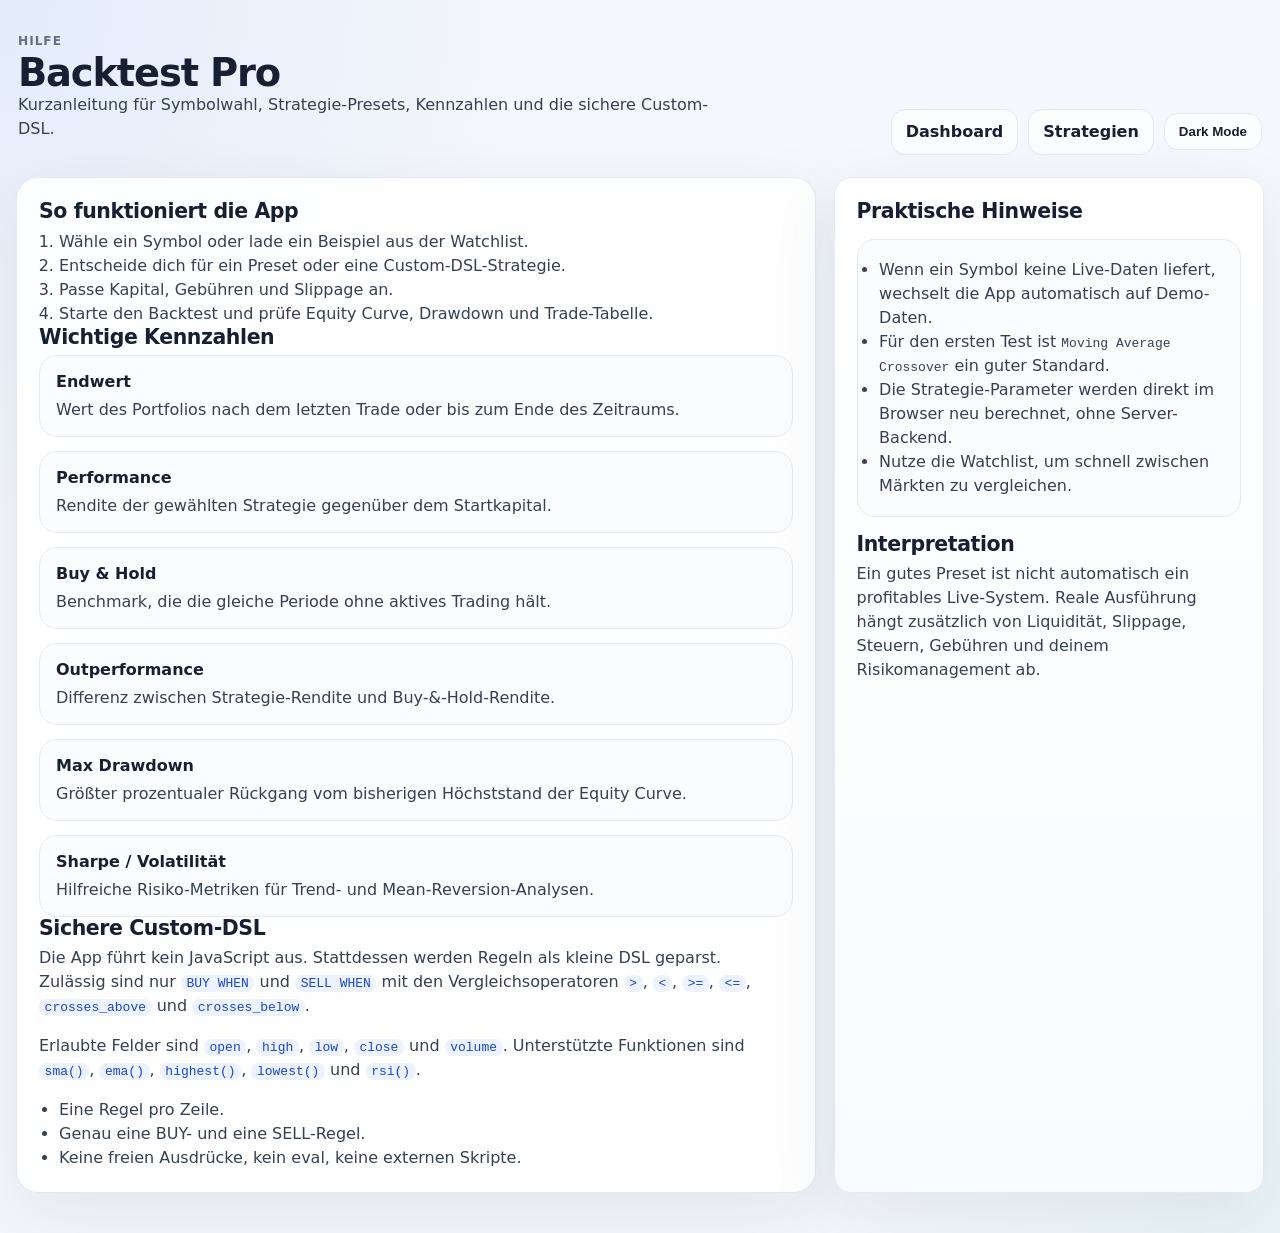
<file: help.html>
<!doctype html>
<html lang="de">
<head>
  <meta charset="utf-8" />
  <meta name="viewport" content="width=device-width, initial-scale=1" />
  <title>Backtest Pro – Hilfe</title>
  <meta name="description" content="Hilfe zur Backtest-Pro-App: Bedienung, Kennzahlen, sichere DSL und typische Workflows." />
  <link rel="preconnect" href="https://cdn.jsdelivr.net" />
  <link rel="stylesheet" href="style.css" />
  <script src="app.js" defer></script>
</head>
<body>
  <div class="page-shell">
    <header class="topbar">
      <div>
        <p class="eyebrow">Hilfe</p>
        <h1>Backtest Pro</h1>
        <p class="hero-text">Kurzanleitung für Symbolwahl, Strategie-Presets, Kennzahlen und die sichere Custom-DSL.</p>
      </div>
      <nav class="topnav" aria-label="Hauptnavigation">
        <a href="index.html">Dashboard</a>
        <a href="strategies.html">Strategien</a>
        <button id="theme-toggle" class="theme-toggle" type="button" aria-label="Dark Mode aktivieren" aria-pressed="false">Dark Mode</button>
      </nav>
    </header>

    <main class="help-layout">
      <section class="panel prose">
        <h2>So funktioniert die App</h2>
        <ol>
          <li>Wähle ein Symbol oder lade ein Beispiel aus der Watchlist.</li>
          <li>Entscheide dich für ein Preset oder eine Custom-DSL-Strategie.</li>
          <li>Passe Kapital, Gebühren und Slippage an.</li>
          <li>Starte den Backtest und prüfe Equity Curve, Drawdown und Trade-Tabelle.</li>
        </ol>

        <h2>Wichtige Kennzahlen</h2>
        <dl class="definition-list">
          <div>
            <dt>Endwert</dt>
            <dd>Wert des Portfolios nach dem letzten Trade oder bis zum Ende des Zeitraums.</dd>
          </div>
          <div>
            <dt>Performance</dt>
            <dd>Rendite der gewählten Strategie gegenüber dem Startkapital.</dd>
          </div>
          <div>
            <dt>Buy &amp; Hold</dt>
            <dd>Benchmark, die die gleiche Periode ohne aktives Trading hält.</dd>
          </div>
          <div>
            <dt>Outperformance</dt>
            <dd>Differenz zwischen Strategie-Rendite und Buy-&amp;-Hold-Rendite.</dd>
          </div>
          <div>
            <dt>Max Drawdown</dt>
            <dd>Größter prozentualer Rückgang vom bisherigen Höchststand der Equity Curve.</dd>
          </div>
          <div>
            <dt>Sharpe / Volatilität</dt>
            <dd>Hilfreiche Risiko-Metriken für Trend- und Mean-Reversion-Analysen.</dd>
          </div>
        </dl>

        <h2>Sichere Custom-DSL</h2>
        <p>Die App führt kein JavaScript aus. Stattdessen werden Regeln als kleine DSL geparst. Zulässig sind nur <code>BUY WHEN</code> und <code>SELL WHEN</code> mit den Vergleichsoperatoren <code>&gt;</code>, <code>&lt;</code>, <code>&gt;=</code>, <code>&lt;=</code>, <code>crosses_above</code> und <code>crosses_below</code>.</p>
        <p>Erlaubte Felder sind <code>open</code>, <code>high</code>, <code>low</code>, <code>close</code> und <code>volume</code>. Unterstützte Funktionen sind <code>sma()</code>, <code>ema()</code>, <code>highest()</code>, <code>lowest()</code> und <code>rsi()</code>.</p>

        <ul>
          <li>Eine Regel pro Zeile.</li>
          <li>Genau eine BUY- und eine SELL-Regel.</li>
          <li>Keine freien Ausdrücke, kein eval, keine externen Skripte.</li>
        </ul>
      </section>

      <aside class="panel notice">
        <h2>Praktische Hinweise</h2>
        <ul class="tip-list">
          <li>Wenn ein Symbol keine Live-Daten liefert, wechselt die App automatisch auf Demo-Daten.</li>
          <li>Für den ersten Test ist <code>Moving Average Crossover</code> ein guter Standard.</li>
          <li>Die Strategie-Parameter werden direkt im Browser neu berechnet, ohne Server-Backend.</li>
          <li>Nutze die Watchlist, um schnell zwischen Märkten zu vergleichen.</li>
        </ul>

        <h2>Interpretation</h2>
        <p>Ein gutes Preset ist nicht automatisch ein profitables Live-System. Reale Ausführung hängt zusätzlich von Liquidität, Slippage, Steuern, Gebühren und deinem Risikomanagement ab.</p>
      </aside>
    </main>
  </div>
</body>
</html>
</file>
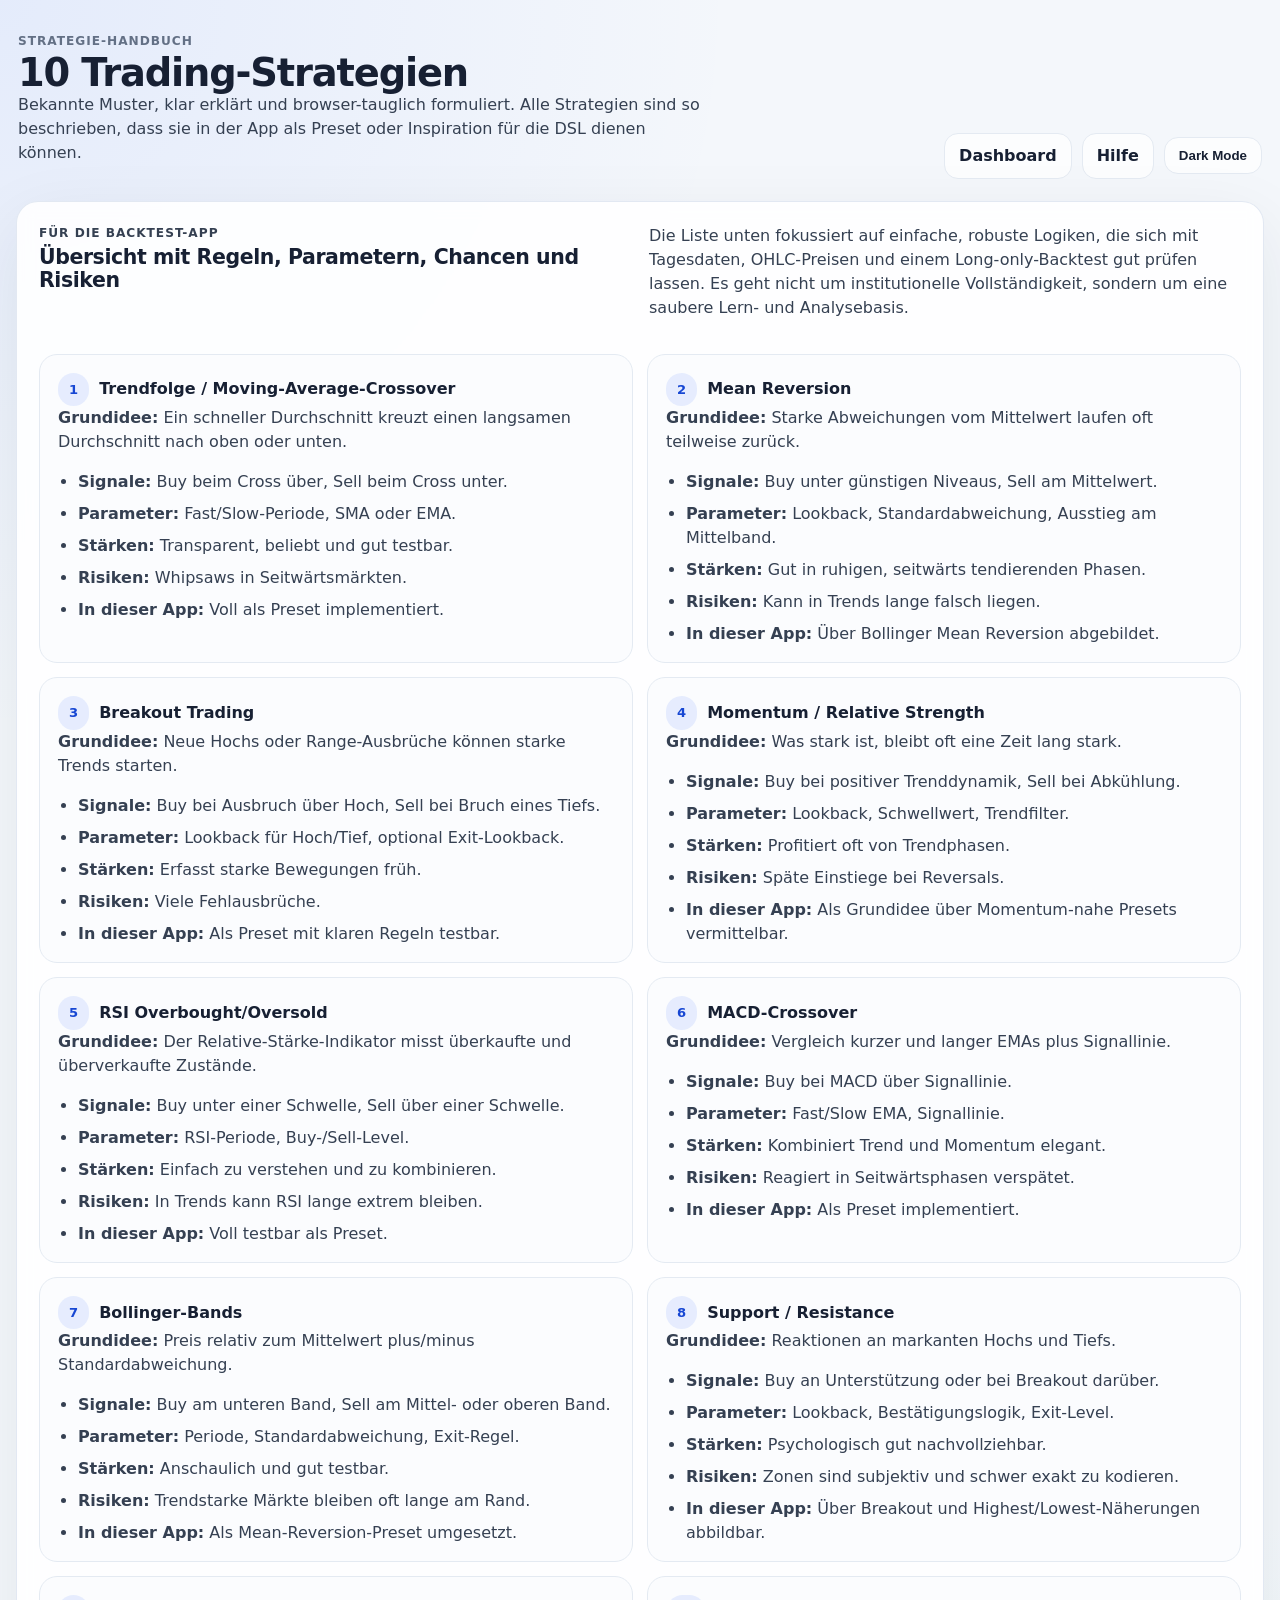
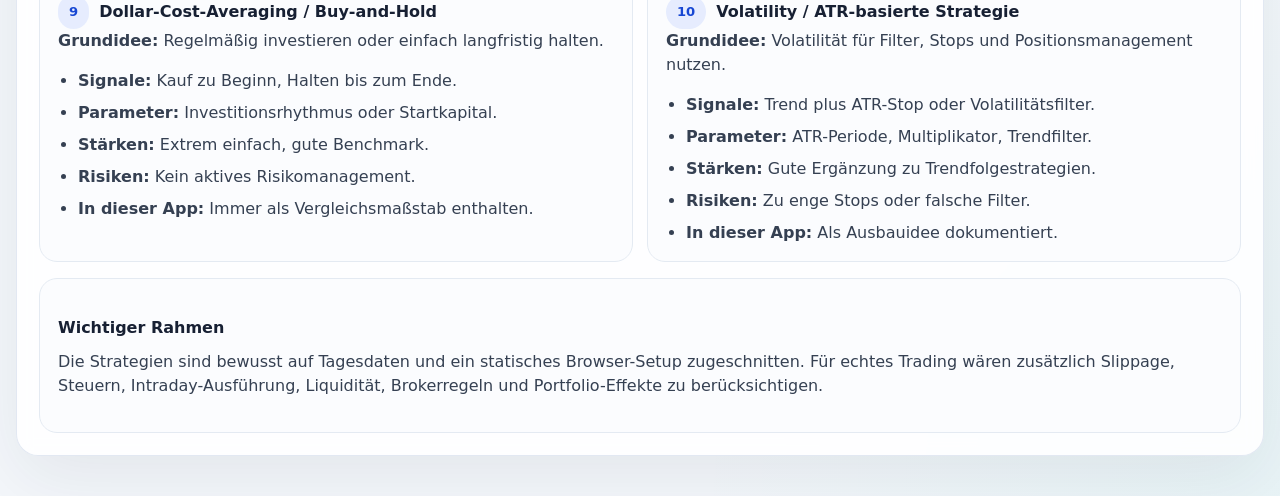
<file: strategies.html>
<!doctype html>
<html lang="de">
<head>
  <meta charset="utf-8" />
  <meta name="viewport" content="width=device-width, initial-scale=1" />
  <title>Backtest Pro – Strategien</title>
  <meta name="description" content="10 bekannte Trading-Strategien mit Regeln, Parametern, Stärken, Risiken und Testbarkeit in der App." />
  <link rel="preconnect" href="https://cdn.jsdelivr.net" />
  <link rel="stylesheet" href="style.css" />
  <script src="app.js" defer></script>
</head>
<body>
  <div class="page-shell strategies-shell">
    <header class="topbar">
      <div>
        <p class="eyebrow">Strategie-Handbuch</p>
        <h1>10 Trading-Strategien</h1>
        <p class="hero-text">Bekannte Muster, klar erklärt und browser-tauglich formuliert. Alle Strategien sind so beschrieben, dass sie in der App als Preset oder Inspiration für die DSL dienen können.</p>
      </div>
      <nav class="topnav" aria-label="Hauptnavigation">
        <a href="index.html">Dashboard</a>
        <a href="help.html">Hilfe</a>
        <button id="theme-toggle" class="theme-toggle" type="button" aria-label="Dark Mode aktivieren" aria-pressed="false">Dark Mode</button>
      </nav>
    </header>

    <main class="panel prose strategies-article">
      <div class="article-intro">
        <div>
          <p class="eyebrow">Für die Backtest-App</p>
          <h2>Übersicht mit Regeln, Parametern, Chancen und Risiken</h2>
        </div>
        <p>Die Liste unten fokussiert auf einfache, robuste Logiken, die sich mit Tagesdaten, OHLC-Preisen und einem Long-only-Backtest gut prüfen lassen. Es geht nicht um institutionelle Vollständigkeit, sondern um eine saubere Lern- und Analysebasis.</p>
      </div>

      <section class="strategy-grid">
        <article class="strategy-card">
          <div class="strategy-head"><span class="pill">1</span><h3>Trendfolge / Moving-Average-Crossover</h3></div>
          <p><strong>Grundidee:</strong> Ein schneller Durchschnitt kreuzt einen langsamen Durchschnitt nach oben oder unten.</p>
          <ul>
            <li><strong>Signale:</strong> Buy beim Cross über, Sell beim Cross unter.</li>
            <li><strong>Parameter:</strong> Fast/Slow-Periode, SMA oder EMA.</li>
            <li><strong>Stärken:</strong> Transparent, beliebt und gut testbar.</li>
            <li><strong>Risiken:</strong> Whipsaws in Seitwärtsmärkten.</li>
            <li><strong>In dieser App:</strong> Voll als Preset implementiert.</li>
          </ul>
        </article>

        <article class="strategy-card">
          <div class="strategy-head"><span class="pill">2</span><h3>Mean Reversion</h3></div>
          <p><strong>Grundidee:</strong> Starke Abweichungen vom Mittelwert laufen oft teilweise zurück.</p>
          <ul>
            <li><strong>Signale:</strong> Buy unter günstigen Niveaus, Sell am Mittelwert.</li>
            <li><strong>Parameter:</strong> Lookback, Standardabweichung, Ausstieg am Mittelband.</li>
            <li><strong>Stärken:</strong> Gut in ruhigen, seitwärts tendierenden Phasen.</li>
            <li><strong>Risiken:</strong> Kann in Trends lange falsch liegen.</li>
            <li><strong>In dieser App:</strong> Über Bollinger Mean Reversion abgebildet.</li>
          </ul>
        </article>

        <article class="strategy-card">
          <div class="strategy-head"><span class="pill">3</span><h3>Breakout Trading</h3></div>
          <p><strong>Grundidee:</strong> Neue Hochs oder Range-Ausbrüche können starke Trends starten.</p>
          <ul>
            <li><strong>Signale:</strong> Buy bei Ausbruch über Hoch, Sell bei Bruch eines Tiefs.</li>
            <li><strong>Parameter:</strong> Lookback für Hoch/Tief, optional Exit-Lookback.</li>
            <li><strong>Stärken:</strong> Erfasst starke Bewegungen früh.</li>
            <li><strong>Risiken:</strong> Viele Fehlausbrüche.</li>
            <li><strong>In dieser App:</strong> Als Preset mit klaren Regeln testbar.</li>
          </ul>
        </article>

        <article class="strategy-card">
          <div class="strategy-head"><span class="pill">4</span><h3>Momentum / Relative Strength</h3></div>
          <p><strong>Grundidee:</strong> Was stark ist, bleibt oft eine Zeit lang stark.</p>
          <ul>
            <li><strong>Signale:</strong> Buy bei positiver Trenddynamik, Sell bei Abkühlung.</li>
            <li><strong>Parameter:</strong> Lookback, Schwellwert, Trendfilter.</li>
            <li><strong>Stärken:</strong> Profitiert oft von Trendphasen.</li>
            <li><strong>Risiken:</strong> Späte Einstiege bei Reversals.</li>
            <li><strong>In dieser App:</strong> Als Grundidee über Momentum-nahe Presets vermittelbar.</li>
          </ul>
        </article>

        <article class="strategy-card">
          <div class="strategy-head"><span class="pill">5</span><h3>RSI Overbought/Oversold</h3></div>
          <p><strong>Grundidee:</strong> Der Relative-Stärke-Indikator misst überkaufte und überverkaufte Zustände.</p>
          <ul>
            <li><strong>Signale:</strong> Buy unter einer Schwelle, Sell über einer Schwelle.</li>
            <li><strong>Parameter:</strong> RSI-Periode, Buy-/Sell-Level.</li>
            <li><strong>Stärken:</strong> Einfach zu verstehen und zu kombinieren.</li>
            <li><strong>Risiken:</strong> In Trends kann RSI lange extrem bleiben.</li>
            <li><strong>In dieser App:</strong> Voll testbar als Preset.</li>
          </ul>
        </article>

        <article class="strategy-card">
          <div class="strategy-head"><span class="pill">6</span><h3>MACD-Crossover</h3></div>
          <p><strong>Grundidee:</strong> Vergleich kurzer und langer EMAs plus Signallinie.</p>
          <ul>
            <li><strong>Signale:</strong> Buy bei MACD über Signallinie.</li>
            <li><strong>Parameter:</strong> Fast/Slow EMA, Signallinie.</li>
            <li><strong>Stärken:</strong> Kombiniert Trend und Momentum elegant.</li>
            <li><strong>Risiken:</strong> Reagiert in Seitwärtsphasen verspätet.</li>
            <li><strong>In dieser App:</strong> Als Preset implementiert.</li>
          </ul>
        </article>

        <article class="strategy-card">
          <div class="strategy-head"><span class="pill">7</span><h3>Bollinger-Bands</h3></div>
          <p><strong>Grundidee:</strong> Preis relativ zum Mittelwert plus/minus Standardabweichung.</p>
          <ul>
            <li><strong>Signale:</strong> Buy am unteren Band, Sell am Mittel- oder oberen Band.</li>
            <li><strong>Parameter:</strong> Periode, Standardabweichung, Exit-Regel.</li>
            <li><strong>Stärken:</strong> Anschaulich und gut testbar.</li>
            <li><strong>Risiken:</strong> Trendstarke Märkte bleiben oft lange am Rand.</li>
            <li><strong>In dieser App:</strong> Als Mean-Reversion-Preset umgesetzt.</li>
          </ul>
        </article>

        <article class="strategy-card">
          <div class="strategy-head"><span class="pill">8</span><h3>Support / Resistance</h3></div>
          <p><strong>Grundidee:</strong> Reaktionen an markanten Hochs und Tiefs.</p>
          <ul>
            <li><strong>Signale:</strong> Buy an Unterstützung oder bei Breakout darüber.</li>
            <li><strong>Parameter:</strong> Lookback, Bestätigungslogik, Exit-Level.</li>
            <li><strong>Stärken:</strong> Psychologisch gut nachvollziehbar.</li>
            <li><strong>Risiken:</strong> Zonen sind subjektiv und schwer exakt zu kodieren.</li>
            <li><strong>In dieser App:</strong> Über Breakout und Highest/Lowest-Näherungen abbildbar.</li>
          </ul>
        </article>

        <article class="strategy-card">
          <div class="strategy-head"><span class="pill">9</span><h3>Dollar-Cost-Averaging / Buy-and-Hold</h3></div>
          <p><strong>Grundidee:</strong> Regelmäßig investieren oder einfach langfristig halten.</p>
          <ul>
            <li><strong>Signale:</strong> Kauf zu Beginn, Halten bis zum Ende.</li>
            <li><strong>Parameter:</strong> Investitionsrhythmus oder Startkapital.</li>
            <li><strong>Stärken:</strong> Extrem einfach, gute Benchmark.</li>
            <li><strong>Risiken:</strong> Kein aktives Risikomanagement.</li>
            <li><strong>In dieser App:</strong> Immer als Vergleichsmaßstab enthalten.</li>
          </ul>
        </article>

        <article class="strategy-card">
          <div class="strategy-head"><span class="pill">10</span><h3>Volatility / ATR-basierte Strategie</h3></div>
          <p><strong>Grundidee:</strong> Volatilität für Filter, Stops und Positionsmanagement nutzen.</p>
          <ul>
            <li><strong>Signale:</strong> Trend plus ATR-Stop oder Volatilitätsfilter.</li>
            <li><strong>Parameter:</strong> ATR-Periode, Multiplikator, Trendfilter.</li>
            <li><strong>Stärken:</strong> Gute Ergänzung zu Trendfolgestrategien.</li>
            <li><strong>Risiken:</strong> Zu enge Stops oder falsche Filter.</li>
            <li><strong>In dieser App:</strong> Als Ausbauidee dokumentiert.</li>
          </ul>
        </article>
      </section>

      <section class="strategy-footnote">
        <h3>Wichtiger Rahmen</h3>
        <p>Die Strategien sind bewusst auf Tagesdaten und ein statisches Browser-Setup zugeschnitten. Für echtes Trading wären zusätzlich Slippage, Steuern, Intraday-Ausführung, Liquidität, Brokerregeln und Portfolio-Effekte zu berücksichtigen.</p>
      </section>
    </main>
  </div>
</body>
</html>
</file>
<file: style.css>
:root {
  color-scheme: light dark;
  --bg: #f4f7fb;
  --panel: #ffffff;
  --panel-soft: #fbfcfe;
  --panel-glass: rgba(255, 255, 255, 0.88);
  --panel-border: rgba(225, 231, 242, 0.95);
  --text: #172033;
  --muted: #637085;
  --border: #e4eaf2;
  --shadow: 0 22px 70px rgba(23, 32, 51, 0.08);
  --accent: #2962ff;
  --accent-strong: #1747d3;
  --accent-soft: rgba(41, 98, 255, 0.1);
  --positive: #0f9d7a;
  --negative: #d64545;
  --warning: #b76e00;
  --body-glow-strong: rgba(41, 98, 255, 0.08);
  --body-glow-soft: rgba(20, 184, 166, 0.05);
  --nav-bg: rgba(255, 255, 255, 0.74);
  --input-focus-bg: #ffffff;
  --placeholder: #8793a6;
  --prose-text: #354052;
  --notice-gradient: linear-gradient(180deg, #ffffff, #f8fbff);
  --demo-text: #8b5a00;
  --demo-bg: rgba(255, 183, 77, 0.18);
  --radius: 22px;
}

body[data-theme="dark"] {
  --bg: #0b1120;
  --panel: #111827;
  --panel-soft: #0f172a;
  --panel-glass: rgba(17, 24, 39, 0.9);
  --panel-border: rgba(148, 163, 184, 0.18);
  --text: #eef2ff;
  --muted: #a8b3cf;
  --border: #263247;
  --shadow: 0 22px 70px rgba(0, 0, 0, 0.34);
  --accent: #7aa2ff;
  --accent-strong: #a9c2ff;
  --accent-soft: rgba(122, 162, 255, 0.16);
  --positive: #58d8b2;
  --negative: #ff8f8f;
  --warning: #ffd28c;
  --body-glow-strong: rgba(122, 162, 255, 0.15);
  --body-glow-soft: rgba(20, 184, 166, 0.08);
  --nav-bg: rgba(15, 23, 42, 0.78);
  --input-focus-bg: #111827;
  --placeholder: #7f8ca6;
  --prose-text: #cbd5e1;
  --notice-gradient: linear-gradient(180deg, #121b2e, #0f172a);
  --demo-text: #ffd38a;
  --demo-bg: rgba(251, 191, 36, 0.14);
}

* { box-sizing: border-box; }
html { scroll-behavior: smooth; }
body {
  margin: 0;
  min-height: 100vh;
  background:
    radial-gradient(circle at top left, var(--body-glow-strong), transparent 30%),
    radial-gradient(circle at bottom right, var(--body-glow-soft), transparent 24%),
    var(--bg);
  color: var(--text);
  font-family: Inter, ui-sans-serif, system-ui, -apple-system, BlinkMacSystemFont, "Segoe UI", sans-serif;
  line-height: 1.5;
}
body, button, input, select, textarea { -webkit-font-smoothing: antialiased; -moz-osx-font-smoothing: grayscale; }
a { color: inherit; }

.page-shell {
  width: min(1540px, calc(100% - 32px));
  margin: 0 auto;
  padding: 22px 0 40px;
}

.topbar {
  display: flex;
  align-items: end;
  justify-content: space-between;
  gap: 24px;
  margin-bottom: 20px;
  padding: 10px 2px 2px;
}

.eyebrow {
  margin: 0 0 4px;
  color: var(--muted);
  text-transform: uppercase;
  letter-spacing: 0.08em;
  font-size: 0.76rem;
  font-weight: 700;
}

h1, h2, h3, p { margin-top: 0; }
h1 {
  margin-bottom: 0;
  font-size: clamp(2rem, 3vw, 3.25rem);
  line-height: 1;
  letter-spacing: -0.03em;
}
h2 {
  margin-bottom: 0.35rem;
  font-size: 1.28rem;
  line-height: 1.15;
  letter-spacing: -0.02em;
}
h3 {
  margin: 1.2rem 0 0.6rem;
  font-size: 1rem;
}

.topnav {
  display: flex;
  align-items: center;
  gap: 10px;
  flex-wrap: wrap;
  justify-content: flex-end;
}

.topnav a,
.theme-toggle,
.primary,
.secondary,
.range-btn,
.template-btn,
.watch-btn,
.module-nav a {
  display: inline-flex;
  align-items: center;
  justify-content: center;
  gap: 0.5rem;
  border-radius: 14px;
  border: 1px solid var(--border);
  text-decoration: none;
  color: var(--text);
  background: var(--nav-bg);
  transition: transform 0.16s ease, box-shadow 0.16s ease, border-color 0.16s ease, background 0.16s ease, color 0.16s ease;
}

.topnav a,
.theme-toggle {
  padding: 10px 14px;
  font-weight: 600;
}
.theme-toggle { cursor: pointer; }
.topnav a:hover,
.topnav a:focus-visible,
.theme-toggle:hover,
.theme-toggle:focus-visible,
.module-nav a:hover,
.module-nav a:focus-visible,
.template-btn:hover,
.template-btn:focus-visible,
.watch-btn:hover,
.watch-btn:focus-visible,
.secondary:hover,
.secondary:focus-visible {
  color: var(--accent-strong);
  border-color: rgba(41, 98, 255, 0.28);
  outline: none;
}

.panel {
  background: var(--panel-glass);
  border: 1px solid var(--panel-border);
  box-shadow: var(--shadow);
  border-radius: var(--radius);
  backdrop-filter: blur(8px);
}

.hero {
  display: grid;
  grid-template-columns: 1.15fr 0.85fr;
  gap: 22px;
  padding: 24px;
  margin-bottom: 18px;
}
.hero-text {
  color: var(--prose-text);
  max-width: 68ch;
  margin-bottom: 14px;
}
.hero-pills,
.hero-tools,
.template-row,
.watchlist-grid,
.segmented,
.range-group {
  display: flex;
  flex-wrap: wrap;
  gap: 8px;
}
.pill {
  display: inline-flex;
  align-items: center;
  gap: .35rem;
  border-radius: 999px;
  padding: 7px 11px;
  background: var(--accent-soft);
  color: var(--accent-strong);
  font-size: .82rem;
  font-weight: 700;
}
.hero-tools {
  align-content: start;
  justify-content: flex-end;
  display: grid;
  gap: 14px;
}
.status-strip {
  display: flex;
  align-items: center;
  gap: 10px;
  justify-content: space-between;
  padding-top: 4px;
}
.badge {
  display: inline-flex;
  align-items: center;
  gap: 0.4rem;
  width: fit-content;
  padding: 7px 11px;
  border-radius: 999px;
  font-weight: 700;
  font-size: 0.82rem;
  color: var(--accent-strong);
  background: var(--accent-soft);
}
.badge.demo { color: var(--demo-text); background: var(--demo-bg); }

label,
.label {
  display: block;
  color: var(--muted);
  font-size: 0.92rem;
  font-weight: 600;
}
.control-group {
  display: grid;
  gap: 10px;
  align-content: start;
}
.control-group.compact { gap: 8px; }

.input-row {
  display: flex;
  gap: 10px;
  flex-wrap: wrap;
}
.field,
input,
select,
textarea {
  width: 100%;
  border-radius: 14px;
  border: 1px solid var(--border);
  background: var(--panel-soft);
  padding: 13px 15px;
  font: inherit;
  color: var(--text);
  outline: none;
  transition: border-color 0.18s ease, box-shadow 0.18s ease, background 0.18s ease;
}
.field::placeholder,
input::placeholder,
textarea::placeholder { color: var(--placeholder); }
.field:focus,
input:focus,
select:focus,
textarea:focus {
  border-color: rgba(41, 98, 255, 0.45);
  box-shadow: 0 0 0 4px rgba(41, 98, 255, 0.12);
  background: var(--input-focus-bg);
}
.field-select { min-height: 48px; }
.textarea { min-height: 170px; resize: vertical; }

.primary,
.secondary,
.range-btn,
.template-btn,
.watch-btn,
.module-nav a {
  cursor: pointer;
}
.primary,
.secondary {
  padding: 13px 16px;
  font-weight: 700;
}
.primary {
  border-color: transparent;
  background: linear-gradient(180deg, var(--accent), var(--accent-strong));
  color: white;
  box-shadow: 0 12px 30px rgba(41, 98, 255, 0.22);
}
.primary:hover,
.primary:focus-visible,
.secondary:hover,
.secondary:focus-visible,
.range-btn:hover,
.range-btn:focus-visible,
.template-btn:hover,
.template-btn:focus-visible,
.watch-btn:hover,
.watch-btn:focus-visible {
  transform: translateY(-1px);
}
.primary:hover,
.primary:focus-visible {
  box-shadow: 0 14px 34px rgba(41, 98, 255, 0.27);
}
.primary.wide { width: 100%; min-height: 48px; }
.secondary { background: var(--panel); }

.range-btn,
.template-btn,
.watch-btn {
  min-height: 42px;
  background: var(--panel);
  padding: 10px 13px;
}
.range-btn.active {
  background: var(--accent-soft);
  color: var(--accent-strong);
  border-color: rgba(41, 98, 255, 0.25);
}
.module-nav {
  position: sticky;
  top: 20px;
  align-self: start;
  display: grid;
  gap: 10px;
  padding: 16px;
  height: fit-content;
}
.module-nav a {
  padding: 12px 14px;
  font-weight: 600;
  background: var(--panel);
}

.dashboard-grid {
  display: grid;
  grid-template-columns: 160px minmax(0, 1fr);
  gap: 18px;
  align-items: start;
}
.main-column,
.sidebar {
  display: grid;
  gap: 18px;
}
.sidebar {
  grid-column: 2;
  grid-template-columns: repeat(2, minmax(0, 1fr));
  align-items: start;
}
.strategy-panel {
  grid-row: span 2;
}
.section-head {
  display: flex;
  justify-content: space-between;
  gap: 16px;
  align-items: flex-start;
  margin-bottom: 12px;
}
.small-head { margin-bottom: 10px; }
.market-meta {
  display: flex;
  align-items: center;
  gap: 8px;
  flex-wrap: wrap;
  justify-content: flex-end;
}
.muted { color: var(--muted); }
.small-text { font-size: 0.92rem; }
.chart-panel,
.metrics-panel,
.trade-panel,
.strategy-panel,
.summary-panel,
.watchlist-panel,
.prose,
.notice,
.strategies-article {
  padding: 22px;
}
.chart-wrap { position: relative; }
.chart-wrap-large { min-height: 430px; }
.chart-wrap-medium { min-height: 310px; }
.chart-wrap canvas {
  width: 100% !important;
  height: 100% !important;
}
.chart-note { margin: 10px 0 0; }

.charts-grid {
  display: grid;
  grid-template-columns: repeat(2, minmax(0, 1fr));
  gap: 18px;
}
.chart-card { padding: 22px; }

.kpi-grid {
  display: grid;
  grid-template-columns: repeat(5, minmax(0, 1fr));
  gap: 14px;
}
.metric-card {
  background: var(--panel-glass);
  border: 1px solid var(--panel-border);
  box-shadow: var(--shadow);
  border-radius: 20px;
  padding: 18px;
  min-height: 104px;
  display: grid;
  align-content: start;
  gap: 10px;
}
.metric-label {
  color: var(--muted);
  font-size: 0.88rem;
  font-weight: 600;
}
.metric-card strong {
  font-size: clamp(1.08rem, 2vw, 1.58rem);
  letter-spacing: -0.03em;
}

.table-wrap { overflow-x: auto; }
.data-table {
  width: 100%;
  border-collapse: collapse;
  min-width: 860px;
}
.data-table th,
.data-table td {
  padding: 12px 10px;
  border-bottom: 1px solid var(--border);
  text-align: left;
  white-space: nowrap;
}
.data-table thead th {
  color: var(--muted);
  font-size: 0.88rem;
  text-transform: uppercase;
  letter-spacing: 0.04em;
}
.data-table tbody tr:hover { background: rgba(41, 98, 255, 0.04); }
.empty-row td {
  text-align: center;
  color: var(--muted);
  padding: 26px 10px;
}
.pnl-positive { color: var(--positive); font-weight: 700; }
.pnl-negative { color: var(--negative); font-weight: 700; }

.strategy-description {
  border: 1px solid var(--border);
  background: var(--panel-soft);
  border-radius: 18px;
  padding: 14px 15px;
  color: var(--prose-text);
}
.param-grid {
  display: grid;
  gap: 12px;
}
.param-row {
  display: grid;
  gap: 7px;
}
.param-row .inline {
  display: flex;
  gap: 10px;
  align-items: center;
}
.param-row .inline input[type="checkbox"] {
  width: auto;
  margin: 0;
}
.param-row small { color: var(--muted); }
.inline-controls {
  display: grid;
  grid-template-columns: repeat(3, minmax(0, 1fr));
  gap: 10px;
  margin-top: 12px;
}
.inline-controls label {
  display: grid;
  gap: 8px;
}
.custom-block { margin-top: 14px; }
.feedback { margin-top: 12px; min-height: 24px; }
.feedback.error { color: var(--negative); }
.summary-grid {
  display: grid;
  grid-template-columns: repeat(2, minmax(0, 1fr));
  gap: 12px;
}
.summary-grid div,
.definition-list div,
.strategy-card,
.strategy-footnote,
.notice,
.tip-list {
  border-radius: 18px;
  border: 1px solid var(--border);
  background: var(--panel-soft);
}
.summary-grid div { padding: 13px 14px; display: grid; gap: 6px; }
.summary-label { color: var(--muted); font-size: 0.88rem; }
.summary-grid strong { font-size: 1rem; }
.summary-points { margin: 14px 0 0; padding-left: 1.2rem; color: var(--prose-text); }
.summary-points li + li { margin-top: 8px; }

.watchlist-grid {
  display: grid;
  grid-template-columns: repeat(3, minmax(0, 1fr));
}
.watch-btn { font-weight: 700; }

.status-stack {
  display: grid;
  gap: 6px;
  text-align: right;
  justify-items: end;
}

.help-layout {
  display: grid;
  grid-template-columns: minmax(0, 1.3fr) minmax(280px, 0.7fr);
  gap: 18px;
}
.prose p,
.prose li,
.prose dd,
.notice p,
.notice li,
.strategies-article p,
.strategies-article li {
  color: var(--prose-text);
}
.prose ol,
.prose ul,
.tip-list {
  padding-left: 1.25rem;
}
.prose ol, .prose ul { margin: 0.4rem 0 0; }
.definition-list,
.strategy-grid {
  display: grid;
  gap: 14px;
  margin: 0;
}
.definition-list div { padding: 14px 16px; }
.definition-list dt { font-weight: 700; margin-bottom: 4px; }
.definition-list dd { margin: 0; }
.notice {
  background: var(--notice-gradient);
}
.tip-list {
  padding: 18px 20px 18px 1.35rem;
}
.small-text code,
.prose code,
.strategies-article code {
  padding: 0.08rem 0.35rem;
  border-radius: 8px;
  background: rgba(41, 98, 255, 0.08);
  color: var(--accent-strong);
}

.article-intro {
  display: grid;
  grid-template-columns: 1fr 1fr;
  gap: 18px;
  margin-bottom: 18px;
}
.strategy-grid {
  grid-template-columns: repeat(2, minmax(0, 1fr));
}
.strategy-card {
  padding: 18px 18px 16px;
}
.strategy-head {
  display: flex;
  align-items: center;
  gap: 10px;
}
.strategy-head h3 { margin: 0; }
.strategy-head .pill { flex: 0 0 auto; }
.strategy-card ul { margin: 12px 0 0; padding-left: 1.25rem; }
.strategy-card li + li { margin-top: 8px; }
.strategy-footnote { margin-top: 16px; padding: 18px; }

.section-head h2,
.section-head h3 { margin-bottom: 0; }
.small-head h2 { font-size: 1.04rem; }

@media (max-width: 1320px) {
  .dashboard-grid {
    grid-template-columns: 140px minmax(0, 1fr);
  }
  .module-nav { position: static; }
}

@media (max-width: 1120px) {
  .hero,
  .article-intro,
  .help-layout,
  .dashboard-grid,
  .charts-grid,
  .strategy-grid,
  .kpi-grid,
  .inline-controls,
  .summary-grid {
    grid-template-columns: 1fr;
  }
  .sidebar { grid-column: auto; grid-template-columns: 1fr; }
  .watchlist-grid { grid-template-columns: repeat(6, minmax(0, 1fr)); }
}

@media (max-width: 760px) {
  .page-shell { width: min(100% - 20px, 100%); padding-top: 14px; }
  .topbar,
  .section-head,
  .status-strip,
  .input-row {
    flex-direction: column;
    align-items: stretch;
  }
  .topbar { align-items: start; }
  .topnav { justify-content: flex-start; }
  .hero,
  .chart-panel,
  .metrics-panel,
  .trade-panel,
  .strategy-panel,
  .summary-panel,
  .watchlist-panel,
  .chart-card,
  .prose,
  .notice,
  .strategies-article {
    padding: 18px;
  }
  .watchlist-grid { grid-template-columns: repeat(3, minmax(0, 1fr)); }
  .range-btn,
  .template-btn,
  .watch-btn,
  .module-nav a,
  .secondary,
  .primary {
    width: 100%;
  }
  .module-nav { grid-template-columns: repeat(2, minmax(0, 1fr)); }
  .charts-grid,
  .strategy-grid {
    gap: 14px;
  }
}
</file>
